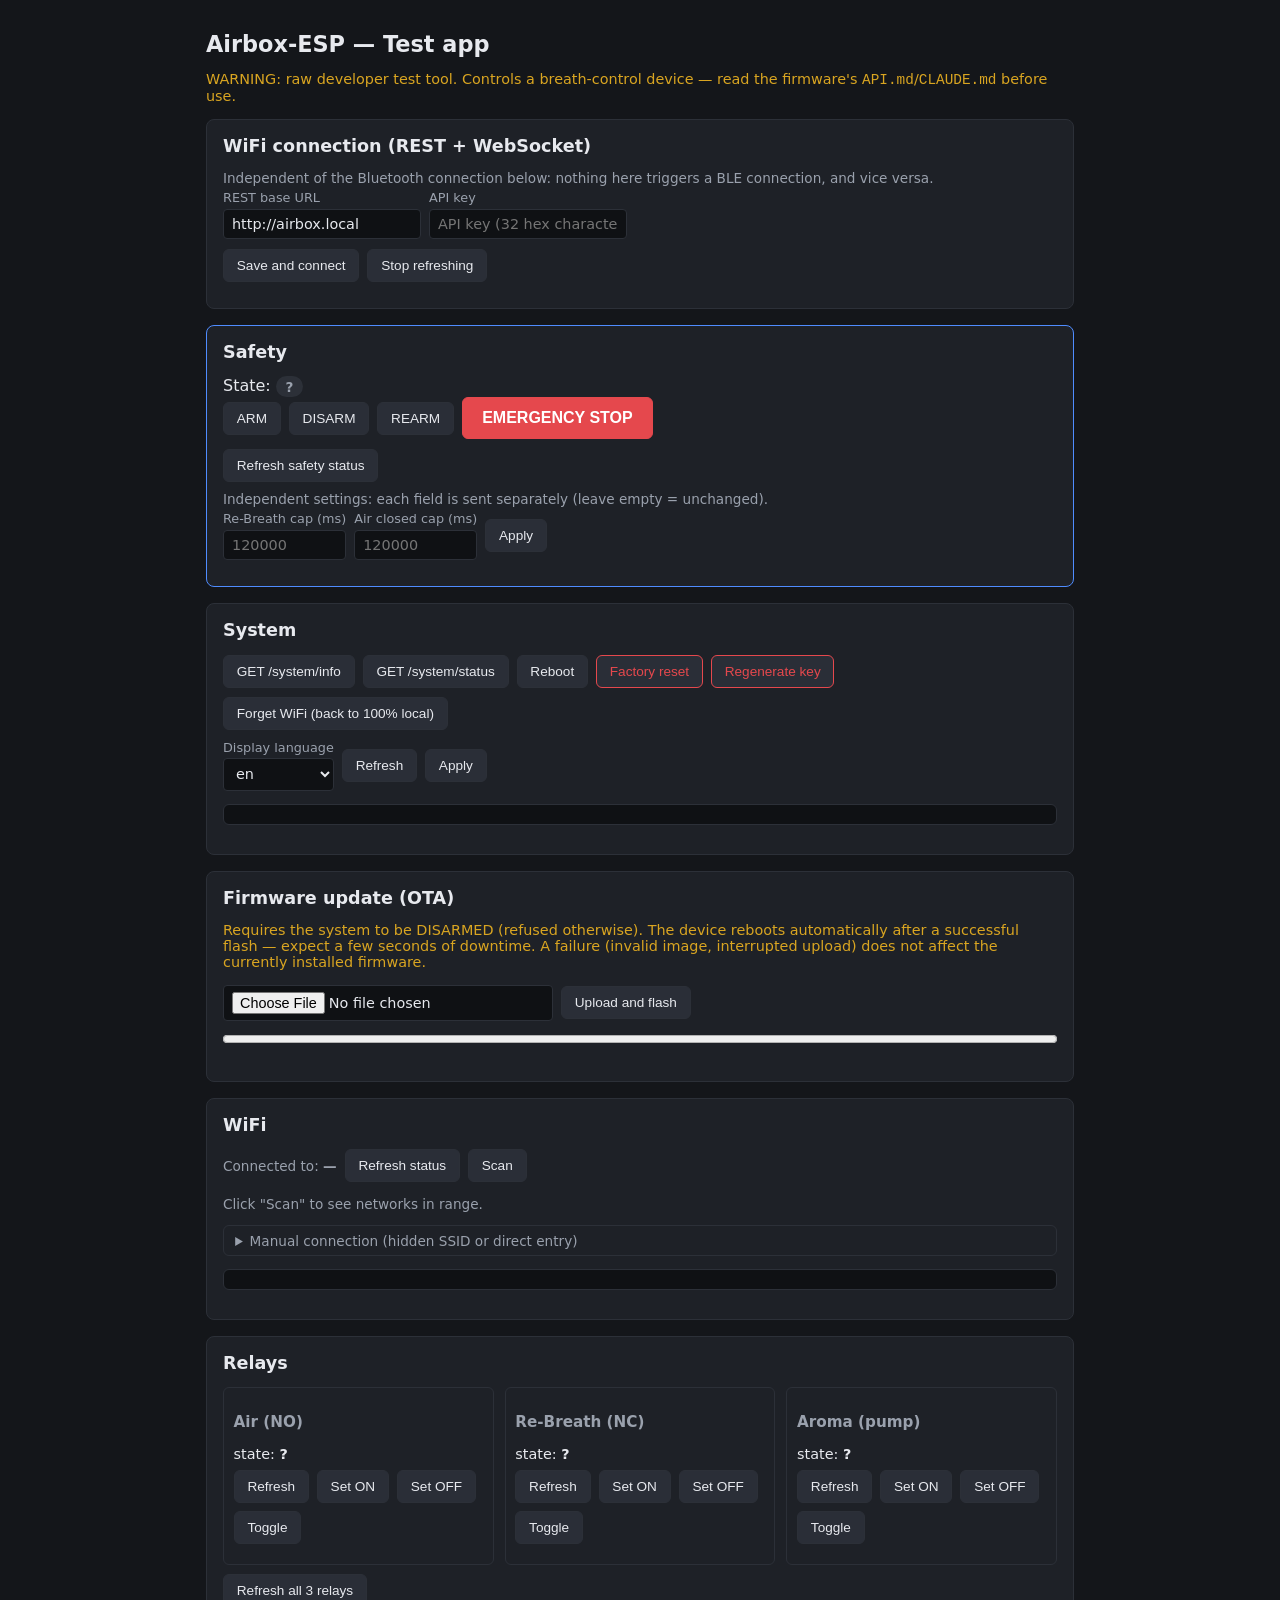
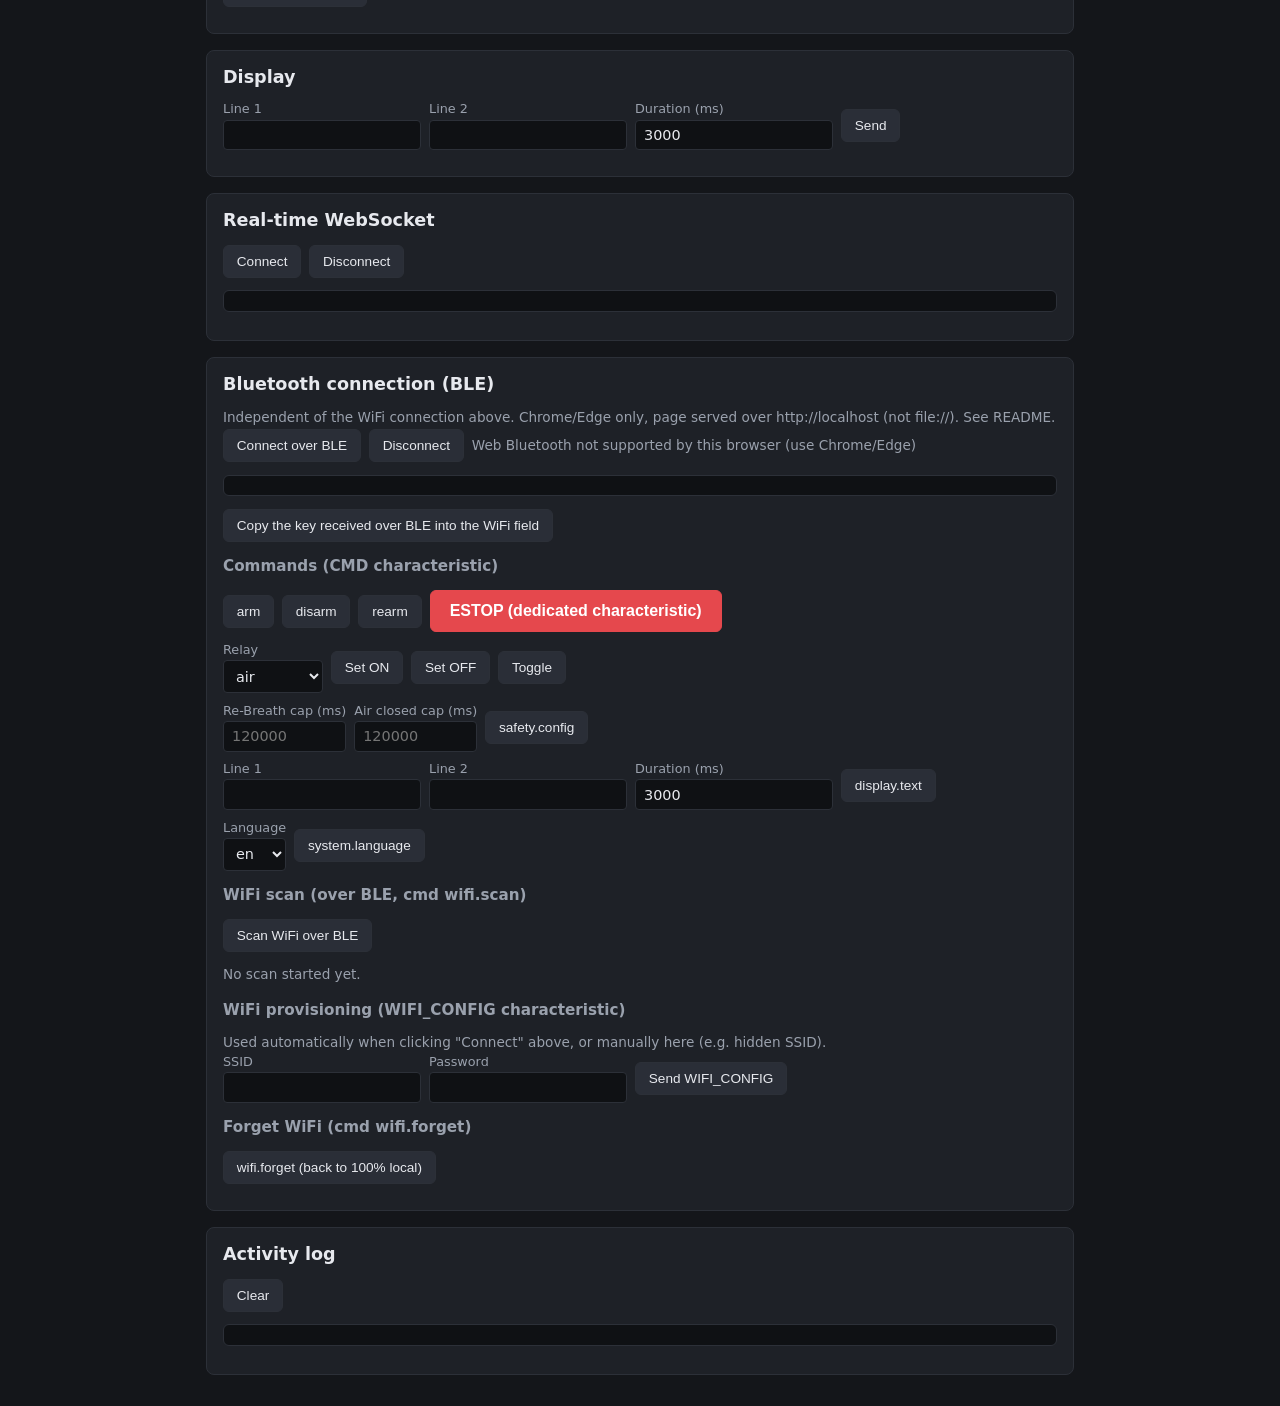
<file: test-app/index.html>
<!doctype html>
<html lang="en">
<head>
<meta charset="utf-8">
<meta name="viewport" content="width=device-width, initial-scale=1">
<title>Airbox-ESP — Test</title>
<link rel="stylesheet" href="style.css?v=11">
</head>
<body>

<header>
  <h1>Airbox-ESP — Test app</h1>
  <p class="warn">WARNING: raw developer test tool. Controls a breath-control device — read the firmware's <code>API.md</code>/<code>CLAUDE.md</code> before use.</p>
</header>

<section id="panel-connection-wifi" class="panel">
  <h2>WiFi connection (REST + WebSocket)</h2>
  <p class="hint">Independent of the Bluetooth connection below: nothing here triggers a BLE connection, and vice versa.</p>
  <div class="row">
    <label>REST base URL
      <input id="baseUrl" type="text" placeholder="http://airbox.local">
    </label>
    <label>API key
      <input id="apiKey" type="text" placeholder="API key (32 hex characters)">
    </label>
  </div>
  <div class="row">
    <button id="btnSaveConnection">Save and connect</button>
    <button id="btnDisconnectWifi">Stop refreshing</button>
    <span id="connectionStatus" class="status"></span>
  </div>
</section>

<section id="panel-safety" class="panel panel-safety">
  <h2>Safety</h2>
  <div class="safety-state">
    State: <span id="safetyStateBadge" class="badge badge-unknown">?</span>
    <span id="rebreathCountdown"></span>
    <span id="airCountdown"></span>
  </div>
  <div class="row">
    <button id="btnArm">ARM</button>
    <button id="btnDisarm">DISARM</button>
    <button id="btnRearm">REARM</button>
    <button id="btnEstop" class="btn-estop">EMERGENCY STOP</button>
  </div>
  <div class="row">
    <button id="btnSafetyStatus">Refresh safety status</button>
  </div>
  <p class="hint">Independent settings: each field is sent separately (leave empty = unchanged).</p>
  <div class="row">
    <label>Re-Breath cap (ms)
      <input id="rebreathCapMs" type="number" min="5000" max="300000" step="1000" placeholder="120000">
    </label>
    <label>Air closed cap (ms)
      <input id="airCapMs" type="number" min="5000" max="300000" step="1000" placeholder="120000">
    </label>
    <button id="btnSetSafetyConfig">Apply</button>
  </div>
</section>

<section id="panel-system" class="panel">
  <h2>System</h2>
  <div class="row">
    <button id="btnSystemInfo">GET /system/info</button>
    <button id="btnSystemStatus">GET /system/status</button>
    <button id="btnReboot">Reboot</button>
    <button id="btnFactoryReset" class="btn-danger">Factory reset</button>
    <button id="btnRegenerateKey" class="btn-danger">Regenerate key</button>
  </div>
  <div class="row">
    <button id="btnWifiForget">Forget WiFi (back to 100% local)</button>
  </div>
  <div class="row">
    <label>Display language
      <select id="languageSelect">
        <option value="en">en</option>
        <option value="fr">fr</option>
      </select>
    </label>
    <button id="btnGetLanguage">Refresh</button>
    <button id="btnSetLanguage">Apply</button>
  </div>
  <pre id="systemOutput" class="output"></pre>
</section>

<section id="panel-ota" class="panel">
  <h2>Firmware update (OTA)</h2>
  <p class="warn">Requires the system to be DISARMED (refused otherwise). The device reboots automatically after a successful flash — expect a few seconds of downtime. A failure (invalid image, interrupted upload) does not affect the currently installed firmware.</p>
  <div class="row">
    <input id="otaFile" type="file" accept=".bin">
    <button id="btnOtaUpload">Upload and flash</button>
  </div>
  <div class="row">
    <progress id="otaProgress" value="0" max="100" style="width: 100%;"></progress>
    <span id="otaStatus" class="status"></span>
  </div>
</section>

<section id="panel-wifi" class="panel">
  <h2>WiFi</h2>
  <div class="row">
    <span class="status">Connected to: <strong id="wifiConnectedSsid">—</strong></span>
    <button id="btnWifiStatus">Refresh status</button>
    <button id="btnWifiScan">Scan</button>
  </div>

  <div id="wifiNetworksList" class="network-list">
    <p class="hint">Click "Scan" to see networks in range.</p>
  </div>

  <details class="manual-wifi">
    <summary>Manual connection (hidden SSID or direct entry)</summary>
    <div class="row">
      <label>SSID <input id="wifiSsid" type="text"></label>
      <label>Password <input id="wifiPassword" type="password"></label>
      <button id="btnWifiConfig">Configure</button>
    </div>
  </details>

  <pre id="wifiOutput" class="output"></pre>
</section>

<section id="panel-relays" class="panel">
  <h2>Relays</h2>
  <div class="relay-cards">
    <div class="relay-card" data-relay="air">
      <h3>Air (NO)</h3>
      <div class="relay-state">state: <span class="relay-label">?</span></div>
      <div class="row">
        <button class="btn-relay-refresh">Refresh</button>
        <button class="btn-relay-on">Set ON</button>
        <button class="btn-relay-off">Set OFF</button>
        <button class="btn-relay-toggle">Toggle</button>
      </div>
    </div>
    <div class="relay-card" data-relay="rebreath">
      <h3>Re-Breath (NC)</h3>
      <div class="relay-state">state: <span class="relay-label">?</span></div>
      <div class="row">
        <button class="btn-relay-refresh">Refresh</button>
        <button class="btn-relay-on">Set ON</button>
        <button class="btn-relay-off">Set OFF</button>
        <button class="btn-relay-toggle">Toggle</button>
      </div>
    </div>
    <div class="relay-card" data-relay="aroma">
      <h3>Aroma (pump)</h3>
      <div class="relay-state">state: <span class="relay-label">?</span></div>
      <div class="row">
        <button class="btn-relay-refresh">Refresh</button>
        <button class="btn-relay-on">Set ON</button>
        <button class="btn-relay-off">Set OFF</button>
        <button class="btn-relay-toggle">Toggle</button>
      </div>
    </div>
  </div>
  <div class="row">
    <button id="btnRelaysList">Refresh all 3 relays</button>
  </div>
</section>

<section id="panel-display" class="panel">
  <h2>Display</h2>
  <div class="row">
    <label>Line 1 <input id="displayLine1" type="text" maxlength="16"></label>
    <label>Line 2 <input id="displayLine2" type="text" maxlength="16"></label>
    <label>Duration (ms) <input id="displayDuration" type="number" value="3000"></label>
    <button id="btnDisplayText">Send</button>
  </div>
</section>

<section id="panel-ws" class="panel">
  <h2>Real-time WebSocket</h2>
  <div class="row">
    <button id="btnWsConnect">Connect</button>
    <button id="btnWsDisconnect">Disconnect</button>
    <span id="wsStatus" class="status"></span>
  </div>
  <pre id="wsOutput" class="output"></pre>
</section>

<section id="panel-ble" class="panel">
  <h2>Bluetooth connection (BLE)</h2>
  <p class="hint">Independent of the WiFi connection above. Chrome/Edge only, page served over http://localhost (not file://). See README.</p>
  <div class="row">
    <button id="btnBleConnect">Connect over BLE</button>
    <button id="btnBleDisconnect">Disconnect</button>
    <span id="bleStatus" class="status"></span>
  </div>
  <pre id="bleStateOutput" class="output"></pre>
  <div class="row">
    <button id="btnCopyKeyFromBle">Copy the key received over BLE into the WiFi field</button>
  </div>

  <h3>Commands (CMD characteristic)</h3>
  <div class="row">
    <button id="btnBleArm">arm</button>
    <button id="btnBleDisarm">disarm</button>
    <button id="btnBleRearm">rearm</button>
    <button id="btnBleEstop" class="btn-estop">ESTOP (dedicated characteristic)</button>
  </div>
  <div class="row">
    <label>Relay
      <select id="bleRelaySelect">
        <option value="air">air</option>
        <option value="rebreath">rebreath</option>
        <option value="aroma">aroma</option>
      </select>
    </label>
    <button id="btnBleRelayOn">Set ON</button>
    <button id="btnBleRelayOff">Set OFF</button>
    <button id="btnBleRelayToggle">Toggle</button>
  </div>
  <div class="row">
    <label>Re-Breath cap (ms) <input id="bleRebreathCapMs" type="number" min="5000" max="300000" step="1000" placeholder="120000"></label>
    <label>Air closed cap (ms) <input id="bleAirCapMs" type="number" min="5000" max="300000" step="1000" placeholder="120000"></label>
    <button id="btnBleSafetyConfig">safety.config</button>
  </div>
  <div class="row">
    <label>Line 1 <input id="bleDisplayLine1" type="text" maxlength="16"></label>
    <label>Line 2 <input id="bleDisplayLine2" type="text" maxlength="16"></label>
    <label>Duration (ms) <input id="bleDisplayDuration" type="number" value="3000"></label>
    <button id="btnBleDisplayText">display.text</button>
  </div>
  <div class="row">
    <label>Language
      <select id="bleLanguageSelect">
        <option value="en">en</option>
        <option value="fr">fr</option>
      </select>
    </label>
    <button id="btnBleSetLanguage">system.language</button>
  </div>

  <h3>WiFi scan (over BLE, cmd wifi.scan)</h3>
  <div class="row">
    <button id="btnBleWifiScan">Scan WiFi over BLE</button>
  </div>
  <div id="bleWifiResults" class="network-list">
    <p class="hint">No scan started yet.</p>
  </div>

  <h3>WiFi provisioning (WIFI_CONFIG characteristic)</h3>
  <p class="hint">Used automatically when clicking "Connect" above, or manually here (e.g. hidden SSID).</p>
  <div class="row">
    <label>SSID <input id="bleWifiSsid" type="text"></label>
    <label>Password <input id="bleWifiPassword" type="password"></label>
    <button id="btnBleWifiConfig">Send WIFI_CONFIG</button>
  </div>

  <h3>Forget WiFi (cmd wifi.forget)</h3>
  <div class="row">
    <button id="btnBleWifiForget">wifi.forget (back to 100% local)</button>
  </div>
</section>

<section id="panel-log" class="panel">
  <h2>Activity log</h2>
  <div class="row">
    <button id="btnClearLog">Clear</button>
  </div>
  <pre id="activityLog" class="output log"></pre>
</section>

<script src="api.js?v=11"></script>
<script src="ble.js?v=11"></script>
<script src="app.js?v=11"></script>
</body>
</html>
</file>
<file: test-app/style.css>
:root {
  --bg: #14161a;
  --panel: #1e2127;
  --border: #2c3038;
  --text: #e7e9ee;
  --muted: #9aa1ad;
  --accent: #4f8cff;
  --danger: #e5484d;
  --ok: #3fb950;
  --warn: #d9a521;
}

* { box-sizing: border-box; }

body {
  background: var(--bg);
  color: var(--text);
  font-family: system-ui, -apple-system, "Segoe UI", sans-serif;
  margin: 0;
  padding: 1rem;
  max-width: 900px;
  margin-inline: auto;
}

header h1 { margin-bottom: 0.25rem; font-size: 1.4rem; }
.warn { color: var(--warn); font-size: 0.9rem; }
.hint { color: var(--muted); font-size: 0.85rem; margin: 0.25rem 0; }

.panel {
  background: var(--panel);
  border: 1px solid var(--border);
  border-radius: 8px;
  padding: 1rem;
  margin-bottom: 1rem;
}

.panel h2 { margin-top: 0; font-size: 1.1rem; }
.panel h3 { font-size: 0.95rem; color: var(--muted); }

.panel-safety { border-color: var(--accent); }

.row {
  display: flex;
  flex-wrap: wrap;
  gap: 0.5rem;
  align-items: center;
  margin-bottom: 0.6rem;
}

label {
  display: flex;
  flex-direction: column;
  font-size: 0.8rem;
  color: var(--muted);
  gap: 0.2rem;
}

input, select, textarea {
  background: #0f1114;
  border: 1px solid var(--border);
  color: var(--text);
  border-radius: 4px;
  padding: 0.4rem 0.5rem;
  font-size: 0.9rem;
  font-family: inherit;
}

textarea { width: 100%; font-family: ui-monospace, monospace; font-size: 0.85rem; }

button {
  background: #2a2e37;
  border: 1px solid var(--border);
  color: var(--text);
  border-radius: 6px;
  padding: 0.5rem 0.8rem;
  cursor: pointer;
  font-size: 0.85rem;
}
button:hover { background: #343945; }
button:active { transform: translateY(1px); }

.btn-estop {
  background: var(--danger);
  border-color: var(--danger);
  color: white;
  font-weight: bold;
  font-size: 1rem;
  padding: 0.7rem 1.2rem;
}
.btn-estop:hover { background: #ff5a5f; }

.btn-danger { border-color: var(--danger); color: var(--danger); }
.btn-danger:hover { background: rgba(229, 72, 77, 0.15); }

.badge {
  display: inline-block;
  padding: 0.15rem 0.6rem;
  border-radius: 999px;
  font-weight: bold;
  text-transform: uppercase;
  font-size: 0.85rem;
}
.badge-armed { background: var(--ok); color: #06210b; }
.badge-disarmed { background: var(--warn); color: #241b00; }
.badge-estop { background: var(--danger); color: white; }
.badge-unknown { background: var(--border); color: var(--muted); }

.status { color: var(--muted); font-size: 0.85rem; }

.output {
  background: #0f1114;
  border: 1px solid var(--border);
  border-radius: 6px;
  padding: 0.6rem;
  font-family: ui-monospace, monospace;
  font-size: 0.8rem;
  max-height: 220px;
  overflow: auto;
  white-space: pre-wrap;
  word-break: break-word;
}

.log { max-height: 320px; }

.list { list-style: none; padding: 0; margin: 0 0 0.6rem 0; }
.list li {
  padding: 0.4rem 0.5rem;
  border: 1px solid var(--border);
  border-radius: 4px;
  margin-bottom: 0.3rem;
  font-size: 0.85rem;
  cursor: pointer;
}
.list li:hover { background: #262a32; }

.network-list {
  display: flex;
  flex-direction: column;
  gap: 0.4rem;
  margin-bottom: 0.6rem;
}

.network-card {
  border: 1px solid var(--border);
  border-radius: 6px;
  padding: 0.5rem 0.7rem;
}
.network-card.connected { border-color: var(--ok); }

.network-info {
  display: flex;
  align-items: center;
  gap: 0.6rem;
  flex-wrap: wrap;
}

.network-name { font-weight: bold; flex: 1; min-width: 100px; }
.network-security, .network-connected-badge { font-size: 0.75rem; color: var(--muted); }
.network-connected-badge { color: var(--ok); font-weight: bold; text-transform: uppercase; }

.network-connect-row {
  display: flex;
  gap: 0.4rem;
  margin-top: 0.5rem;
  flex-wrap: wrap;
}

.signal-bars {
  display: inline-flex;
  align-items: flex-end;
  gap: 2px;
  height: 14px;
  flex-shrink: 0;
}
.signal-bars .bar {
  width: 3px;
  background: var(--border);
  border-radius: 1px;
}
.signal-bars .bar:nth-child(1) { height: 4px; }
.signal-bars .bar:nth-child(2) { height: 7px; }
.signal-bars .bar:nth-child(3) { height: 10px; }
.signal-bars .bar:nth-child(4) { height: 14px; }
.signal-bars .bar.filled { background: var(--ok); }

.manual-wifi {
  margin-bottom: 0.6rem;
  border: 1px solid var(--border);
  border-radius: 6px;
  padding: 0.4rem 0.7rem;
}
.manual-wifi summary {
  cursor: pointer;
  color: var(--muted);
  font-size: 0.85rem;
}
.manual-wifi .row { margin-top: 0.6rem; }

.relay-cards {
  display: grid;
  grid-template-columns: repeat(auto-fit, minmax(220px, 1fr));
  gap: 0.7rem;
  margin-bottom: 0.6rem;
}
.relay-card {
  border: 1px solid var(--border);
  border-radius: 6px;
  padding: 0.6rem;
}
.relay-state { margin-bottom: 0.5rem; font-size: 0.9rem; }
.relay-label { font-weight: bold; }

@media (max-width: 480px) {
  .row { flex-direction: column; align-items: stretch; }
  label { width: 100%; }
}
</file>
